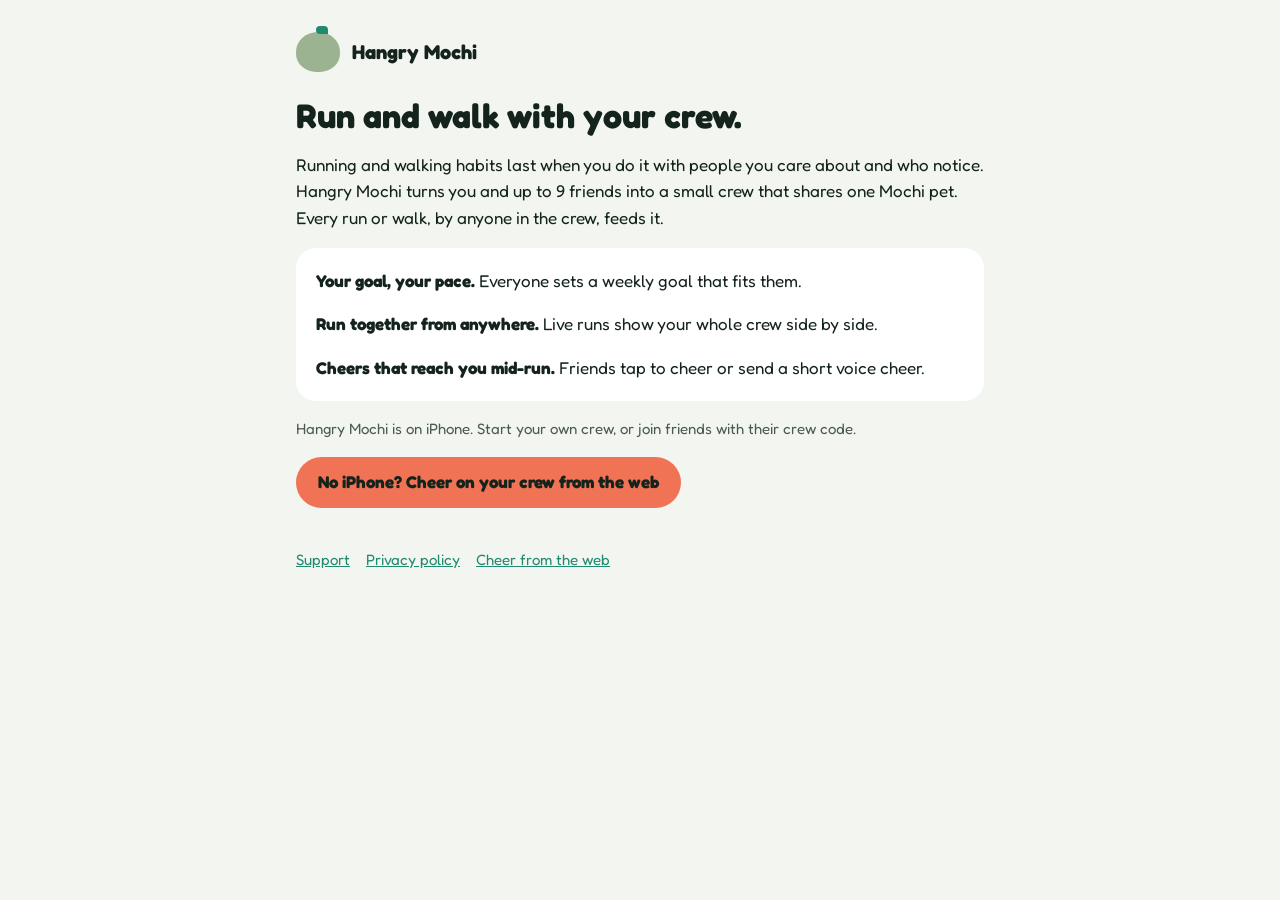
<file: index.html>
<!doctype html>
<html lang="en"><head><meta charset="utf-8"><meta name="viewport" content="width=device-width, initial-scale=1">
<title>Hangry Mochi</title><meta name="description" content="Run and walk with your crew. Feed your shared Mochi together.">
<link rel="preconnect" href="https://fonts.googleapis.com"><link href="https://fonts.googleapis.com/css2?family=Fredoka:wght@400;600;700&display=swap" rel="stylesheet">
<link rel="stylesheet" href="style.css"></head>
<body><main>
<header><div class="mochi" aria-hidden="true"></div><a href="./">Hangry Mochi</a></header>
<h1>Run and walk with your crew.</h1>
<p>Running and walking habits last when you do it with people you care about and who notice. Hangry Mochi turns you and up to 9 friends into a small crew that shares one Mochi pet. Every run or walk, by anyone in the crew, feeds it.</p>
<div class="card">
<p><strong>Your goal, your pace.</strong> Everyone sets a weekly goal that fits them.</p>
<p><strong>Run together from anywhere.</strong> Live runs show your whole crew side by side.</p>
<p><strong>Cheers that reach you mid-run.</strong> Friends tap to cheer or send a short voice cheer.</p>
</div>
<p class="muted">Hangry Mochi is on iPhone. Start your own crew, or join friends with their crew code.</p>
<p><a class="button" href="cheer.html">No iPhone? Cheer on your crew from the web</a></p>
<nav><a href="support.html">Support</a><a href="privacy.html">Privacy policy</a><a href="cheer.html">Cheer from the web</a></nav>
</main></body></html>
</file>
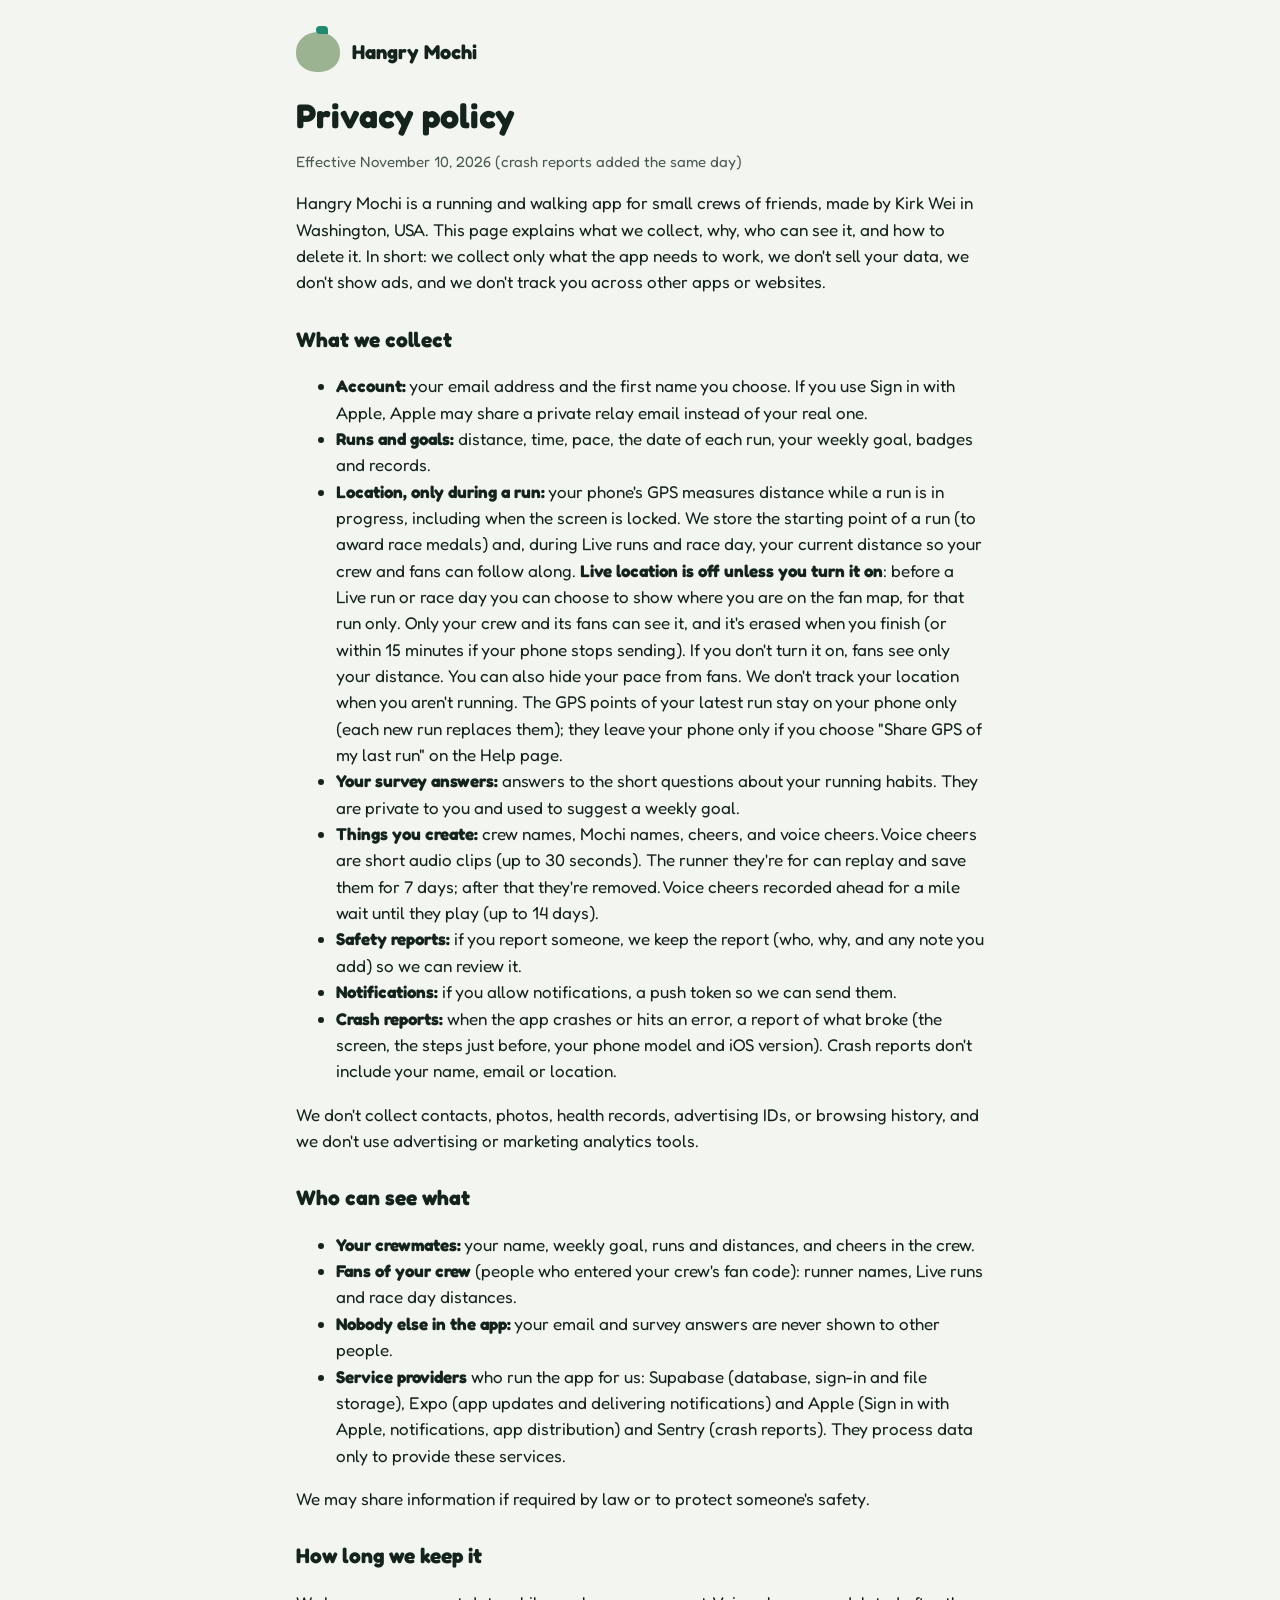
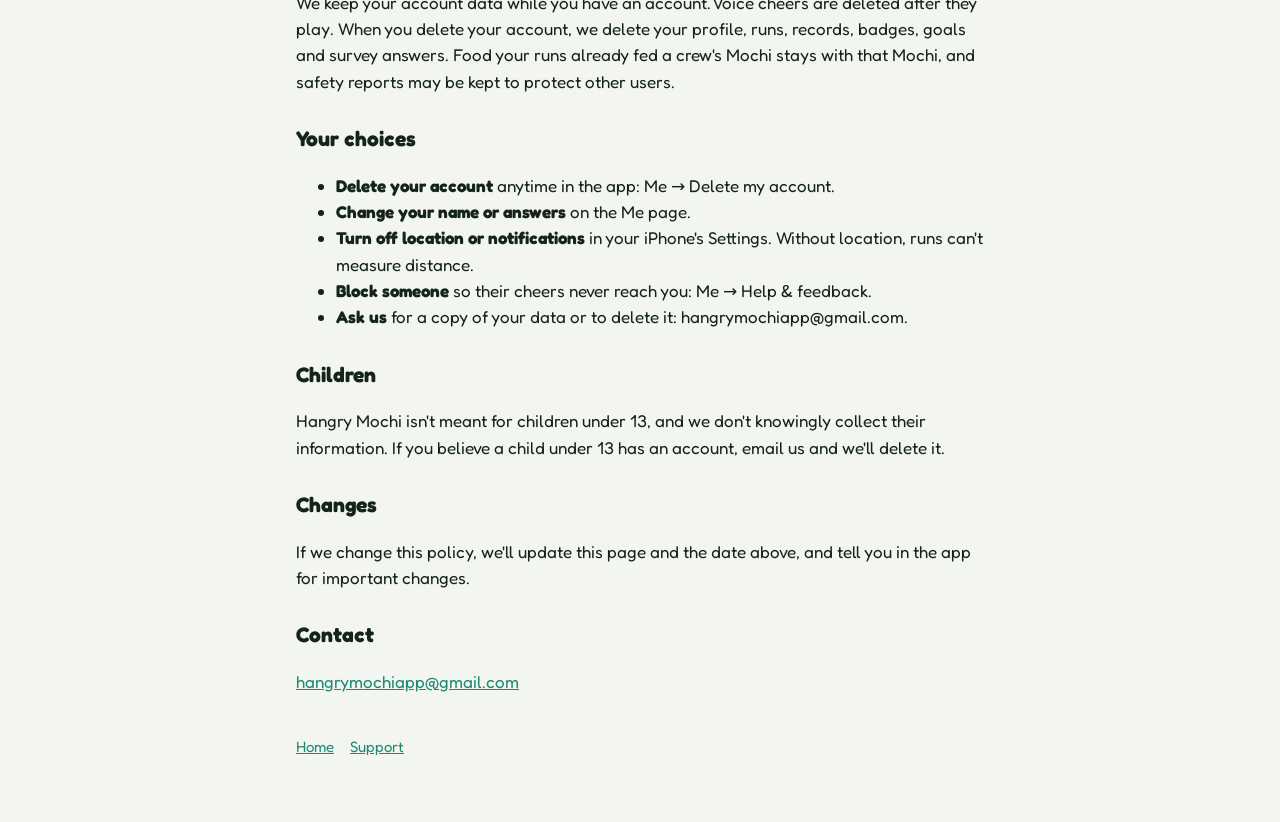
<file: privacy.html>
<!doctype html>
<html lang="en"><head><meta charset="utf-8"><meta name="viewport" content="width=device-width, initial-scale=1">
<title>Hangry Mochi Privacy Policy</title>
<link rel="preconnect" href="https://fonts.googleapis.com"><link href="https://fonts.googleapis.com/css2?family=Fredoka:wght@400;600;700&display=swap" rel="stylesheet">
<link rel="stylesheet" href="style.css"></head>
<body><main>
<header><div class="mochi" aria-hidden="true"></div><a href="./">Hangry Mochi</a></header>
<h1>Privacy policy</h1>
<p class="muted">Effective November 10, 2026 (crash reports added the same day)</p>
<p>Hangry Mochi is a running and walking app for small crews of friends, made by Kirk Wei in Washington, USA. This page explains what we collect, why, who can see it, and how to delete it. In short: we collect only what the app needs to work, we don't sell your data, we don't show ads, and we don't track you across other apps or websites.</p>

<h2>What we collect</h2>
<ul>
<li><strong>Account:</strong> your email address and the first name you choose. If you use Sign in with Apple, Apple may share a private relay email instead of your real one.</li>
<li><strong>Runs and goals:</strong> distance, time, pace, the date of each run, your weekly goal, badges and records.</li>
<li><strong>Location, only during a run:</strong> your phone's GPS measures distance while a run is in progress, including when the screen is locked. We store the starting point of a run (to award race medals) and, during Live runs and race day, your current distance so your crew and fans can follow along. <strong>Live location is off unless you turn it on</strong>: before a Live run or race day you can choose to show where you are on the fan map, for that run only. Only your crew and its fans can see it, and it's erased when you finish (or within 15 minutes if your phone stops sending). If you don't turn it on, fans see only your distance. You can also hide your pace from fans. We don't track your location when you aren't running. The GPS points of your latest run stay on your phone only (each new run replaces them); they leave your phone only if you choose "Share GPS of my last run" on the Help page.</li>
<li><strong>Your survey answers:</strong> answers to the short questions about your running habits. They are private to you and used to suggest a weekly goal.</li>
<li><strong>Things you create:</strong> crew names, Mochi names, cheers, and voice cheers. Voice cheers are short audio clips (up to 30 seconds). The runner they're for can replay and save them for 7 days; after that they're removed. Voice cheers recorded ahead for a mile wait until they play (up to 14 days).</li>
<li><strong>Safety reports:</strong> if you report someone, we keep the report (who, why, and any note you add) so we can review it.</li>
<li><strong>Notifications:</strong> if you allow notifications, a push token so we can send them.</li>
<li><strong>Crash reports:</strong> when the app crashes or hits an error, a report of what broke (the screen, the steps just before, your phone model and iOS version). Crash reports don't include your name, email or location.</li>
</ul>
<p>We don't collect contacts, photos, health records, advertising IDs, or browsing history, and we don't use advertising or marketing analytics tools.</p>

<h2>Who can see what</h2>
<ul>
<li><strong>Your crewmates:</strong> your name, weekly goal, runs and distances, and cheers in the crew.</li>
<li><strong>Fans of your crew</strong> (people who entered your crew's fan code): runner names, Live runs and race day distances.</li>
<li><strong>Nobody else in the app:</strong> your email and survey answers are never shown to other people.</li>
<li><strong>Service providers</strong> who run the app for us: Supabase (database, sign-in and file storage), Expo (app updates and delivering notifications) and Apple (Sign in with Apple, notifications, app distribution) and Sentry (crash reports). They process data only to provide these services.</li>
</ul>
<p>We may share information if required by law or to protect someone's safety.</p>

<h2>How long we keep it</h2>
<p>We keep your account data while you have an account. Voice cheers are deleted after they play. When you delete your account, we delete your profile, runs, records, badges, goals and survey answers. Food your runs already fed a crew's Mochi stays with that Mochi, and safety reports may be kept to protect other users.</p>

<h2>Your choices</h2>
<ul>
<li><strong>Delete your account</strong> anytime in the app: Me → Delete my account.</li>
<li><strong>Change your name or answers</strong> on the Me page.</li>
<li><strong>Turn off location or notifications</strong> in your iPhone's Settings. Without location, runs can't measure distance.</li>
<li><strong>Block someone</strong> so their cheers never reach you: Me → Help &amp; feedback.</li>
<li><strong>Ask us</strong> for a copy of your data or to delete it: hangrymochiapp@gmail.com.</li>
</ul>

<h2>Children</h2>
<p>Hangry Mochi isn't meant for children under 13, and we don't knowingly collect their information. If you believe a child under 13 has an account, email us and we'll delete it.</p>

<h2>Changes</h2>
<p>If we change this policy, we'll update this page and the date above, and tell you in the app for important changes.</p>

<h2>Contact</h2>
<p><a href="mailto:hangrymochiapp@gmail.com">hangrymochiapp@gmail.com</a></p>
<nav><a href="./">Home</a><a href="support.html">Support</a></nav>
</main></body></html>
</file>
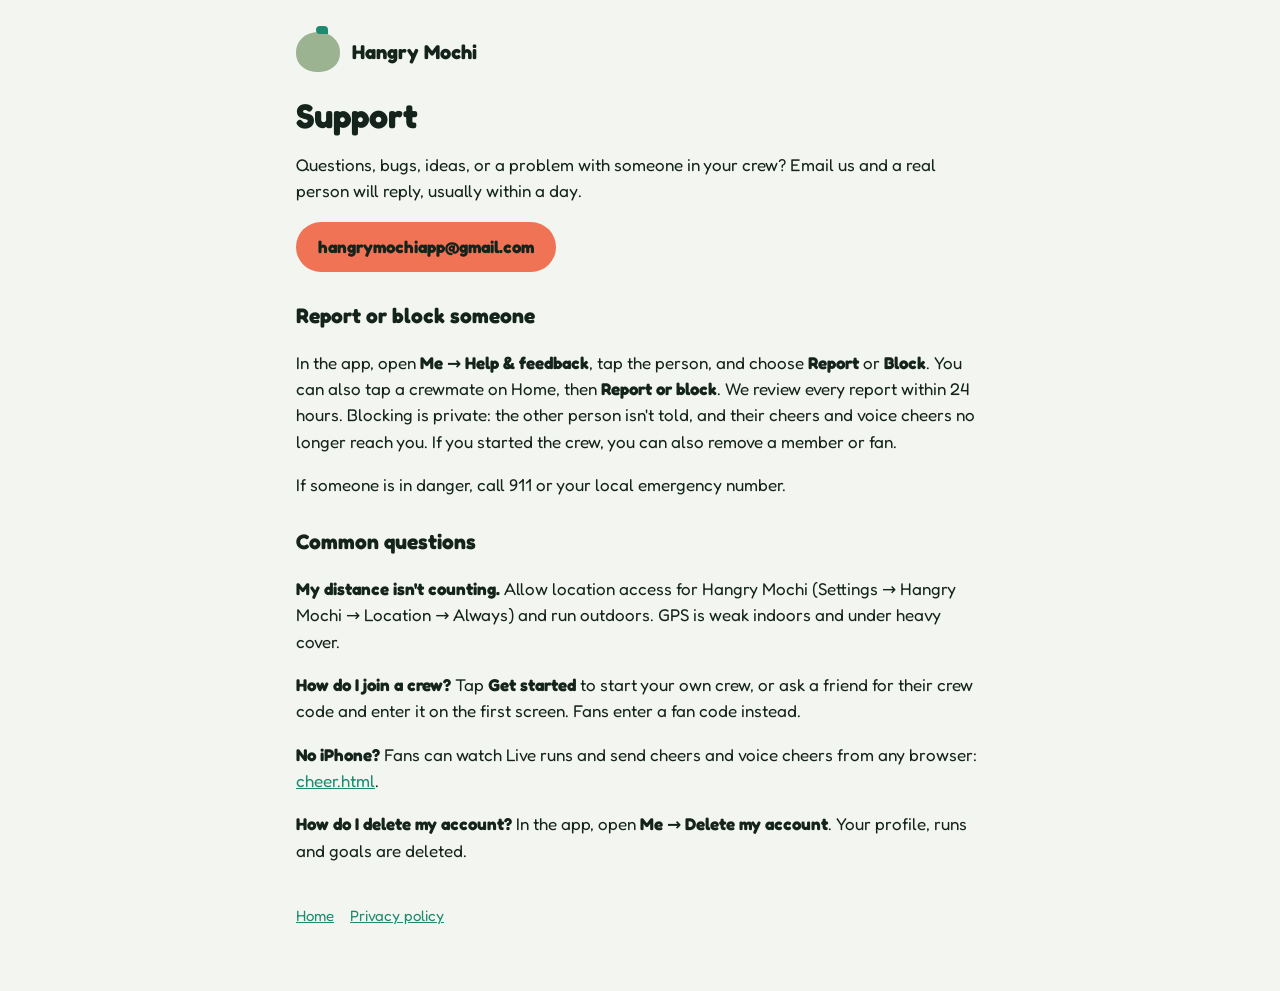
<file: support.html>
<!doctype html>
<html lang="en"><head><meta charset="utf-8"><meta name="viewport" content="width=device-width, initial-scale=1">
<title>Hangry Mochi Support</title>
<link rel="preconnect" href="https://fonts.googleapis.com"><link href="https://fonts.googleapis.com/css2?family=Fredoka:wght@400;600;700&display=swap" rel="stylesheet">
<link rel="stylesheet" href="style.css"></head>
<body><main>
<header><div class="mochi" aria-hidden="true"></div><a href="./">Hangry Mochi</a></header>
<h1>Support</h1>
<p>Questions, bugs, ideas, or a problem with someone in your crew? Email us and a real person will reply, usually within a day.</p>
<p><a class="button" href="mailto:hangrymochiapp@gmail.com?subject=Hangry%20Mochi%20support">hangrymochiapp@gmail.com</a></p>

<h2>Report or block someone</h2>
<p>In the app, open <strong>Me → Help &amp; feedback</strong>, tap the person, and choose <strong>Report</strong> or <strong>Block</strong>. You can also tap a crewmate on Home, then <strong>Report or block</strong>. We review every report within 24 hours. Blocking is private: the other person isn't told, and their cheers and voice cheers no longer reach you. If you started the crew, you can also remove a member or fan.</p>
<p>If someone is in danger, call 911 or your local emergency number.</p>

<h2>Common questions</h2>
<p><strong>My distance isn't counting.</strong> Allow location access for Hangry Mochi (Settings → Hangry Mochi → Location → Always) and run outdoors. GPS is weak indoors and under heavy cover.</p>
<p><strong>How do I join a crew?</strong> Tap <strong>Get started</strong> to start your own crew, or ask a friend for their crew code and enter it on the first screen. Fans enter a fan code instead.</p>
<p><strong>No iPhone?</strong> Fans can watch Live runs and send cheers and voice cheers from any browser: <a href="cheer.html">cheer.html</a>.</p>
<p><strong>How do I delete my account?</strong> In the app, open <strong>Me → Delete my account</strong>. Your profile, runs and goals are deleted.</p>
<nav><a href="./">Home</a><a href="privacy.html">Privacy policy</a></nav>
</main></body></html>
</file>
<file: style.css>
:root { --cream:#F2F5F0; --forest:#14231C; --leaf:#1F8A70; --coral:#F07355; --muted:#4A5A52; --white:#fff; }
* { box-sizing: border-box; }
body { margin:0; background:var(--cream); color:var(--forest); font-family:'Fredoka', system-ui, -apple-system, sans-serif; font-size:17px; line-height:1.55; }
main { max-width:720px; margin:0 auto; padding:32px 16px 64px; }
header { display:flex; align-items:center; gap:12px; margin-bottom:24px; }
header a { color:var(--forest); text-decoration:none; font-weight:700; font-size:20px; }
.mochi { width:44px; height:40px; background:#9CB392; border-radius:50% 50% 46% 46%; position:relative; flex:none; }
.mochi::after { content:''; position:absolute; top:-6px; left:20px; width:12px; height:8px; background:var(--leaf); border-radius:8px 8px 0 8px; }
h1 { font-size:34px; line-height:1.15; margin:8px 0 12px; }
h2 { font-size:21px; margin:28px 0 8px; }
p, li { color:var(--forest); }
.muted { color:var(--muted); font-size:15px; }
.card { background:var(--white); border-radius:20px; padding:20px; margin:16px 0; }
.button { display:inline-block; background:var(--coral); color:var(--forest); font-weight:700; padding:12px 22px; border-radius:999px; text-decoration:none; }
a { color:var(--leaf); }
nav { display:flex; gap:16px; flex-wrap:wrap; margin-top:40px; font-size:15px; }
.card > :first-child { margin-top:0; } .card > :last-child { margin-bottom:0; }
</file>
